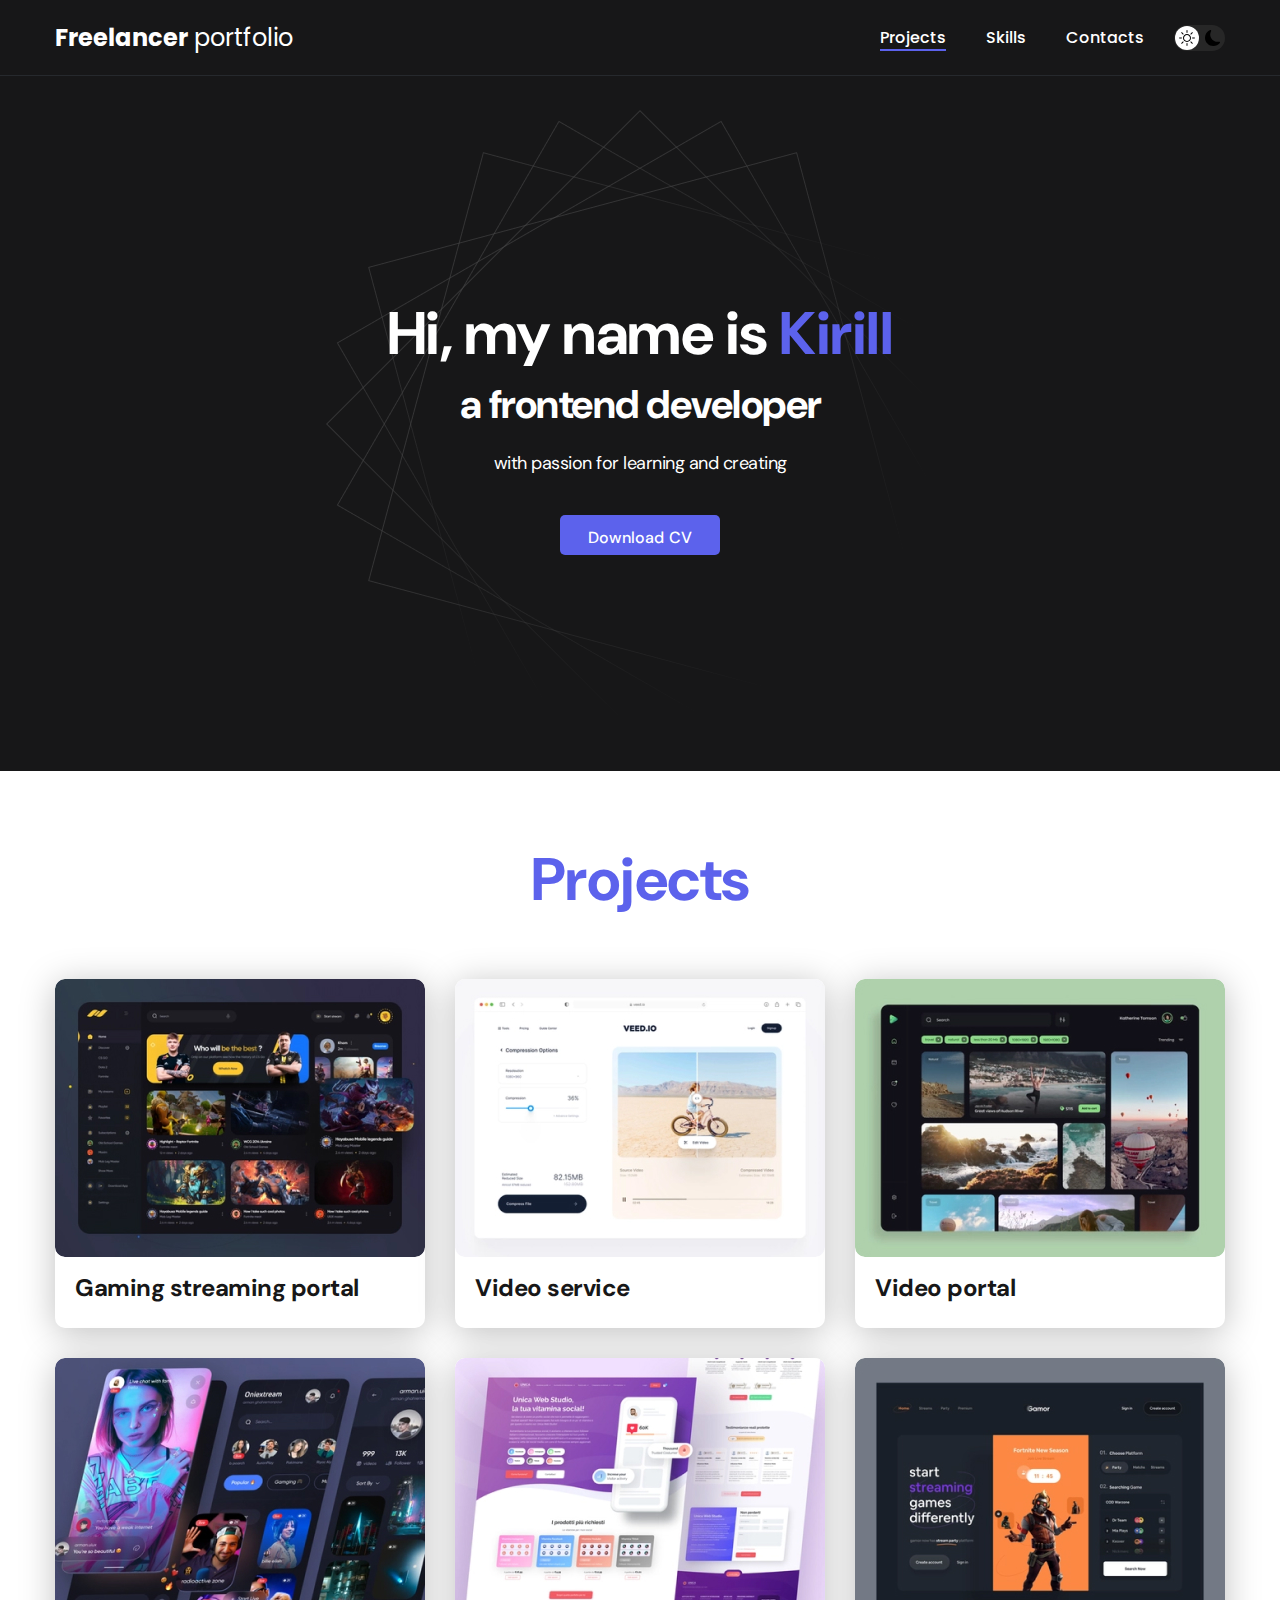
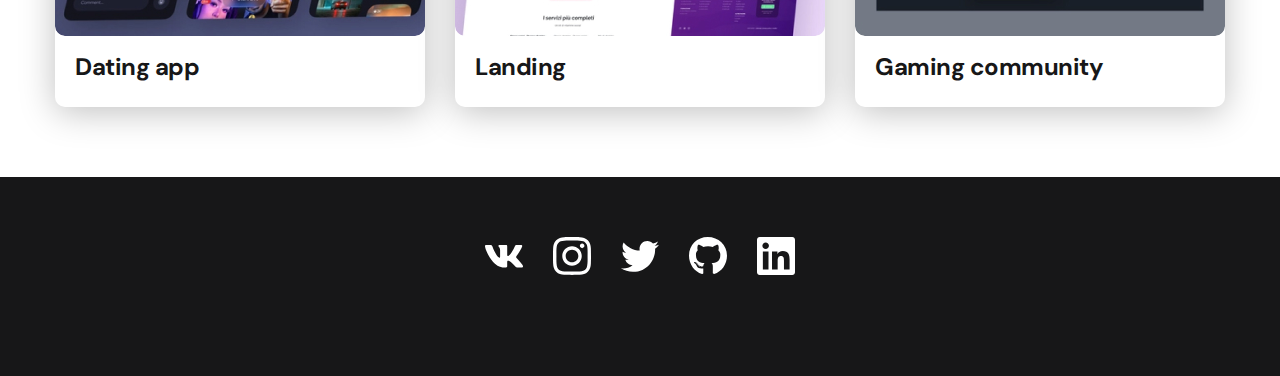
<file: index.html>
<!DOCTYPE html>
<html lang="en">
<head>
	<meta charset="UTF-8">
	<meta name="viewport" content="width=device-width, initial-scale=1.0">
	<title>Freelancer</title>
	<link rel="stylesheet" href="./css/main.css">
</head>
<body>

	<nav class="nav">
		<div class="container">
			<div class="nav-row">
				<a href="./index.html" class="logo">
					<strong>Freelancer</strong> portfolio
				</a>

				<button class="dark-mode-btn">
					<img src="./img/icons/sun.svg" alt="Light mode" class="dark-mode-btn__icon">
					<img src="./img/icons/moon.svg" alt="Dark mode" class="dark-mode-btn__icon">
				</button>

				<ul class="nav-list">
					<li class="nav-list__item">
						<a href="./index.html" class="nav-list__link nav-list__link--active">Projects</a>
					</li>
					<li class="nav-list__item">
						<a href="./skills.html" class="nav-list__link">Skills</a>
					</li>
					<li class="nav-list__item">
						<a href="./contacts.html" class="nav-list__link">Contacts</a>
					</li>
				</ul>
			</div>
		</div>
	</nav>
	
	<header class="header">
			<div class="header__wrapper">
				<h1 class="header__title">
				    <strong>Hi, my name is <em>Kirill</em></strong><br>
				    a frontend developer
			    </h1>
			    <div class="header__text">
			    	<p>with passion for learning and creating</p>
			    </div>
			    <a href="#!" class="btn">Download CV</a>
			</div>
	</header>

	<main class="section">
		<div class="container">
			<h2 class="title-1">Projects</h2>
			<ul class="projects">
				<li class="project">
					<a href="project-page1.html">
						<img src="./img/projects/01.jpg" alt="project image" class="project__img">
						<h3 class="project__title">Gaming streaming portal</h3>
					</a>
				</li>
				<li class="project">
					<a href="project-page.html">
						<img src="./img/projects/02.jpg" alt="project image" class="project__img">
						<h3 class="project__title">Video service</h3>
					</a>
				</li>
				<li class="project">
					<a href="project-page3.html">
						<img src="./img/projects/03.jpg" alt="project image" class="project__img">
						<h3 class="project__title">Video portal</h3>
					</a>
				</li>
				<li class="project">
					<a href="project-page4.html">
						<img src="./img/projects/04.jpg" alt="project image" class="project__img">
						<h3 class="project__title">Dating app</h3>
					</a>
				</li>
				<li class="project">
					<a href="project-page5.html">
						<img src="./img/projects/05.jpg" alt="project image" class="project__img">
						<h3 class="project__title">Landing</h3>
					</a>
				</li>
				<li class="project">
					<a href="project-page6.html">
						<img src="./img/projects/06.jpg" alt="project image" class="project__img">
						<h3 class="project__title">Gaming community</h3>
					</a>
				</li>
			</ul>
		</div>
	</main>
	
	<footer class="footer">
		<div class="container">
			<div class="footer__wrapper">
				<ul class="sotial">
					<li class="sotial__item">
						<a href="#!">
							<img src="./img/icons/vk.svg" alt="Link">
						</a>
					</li>
					<li class="sotial__item">
						<a href="#!">
							<img src="./img/icons/insta.svg" alt="Link">
						</a>
					</li>
					<li class="sotial__item">
						<a href="#!">
							<img src="./img/icons/twit.svg" alt="Link">
						</a>
					</li>
					<li class="sotial__item">
						<a href="#!">
							<img src="./img/icons/cati.svg" alt="Link">
						</a>
					</li>
					<li class="sotial__item">
						<a href="#!">
							<img src="./img/icons/link.svg" alt="Link">
						</a>
					</li>
				</ul>
				<div class="copyright">
					<p>© 2022 frontend-dev.com</p>
				</div>
			</div>
		</div>
	</footer>

	<script src="./js/main.js"></script>

</body>
</html>
</file>
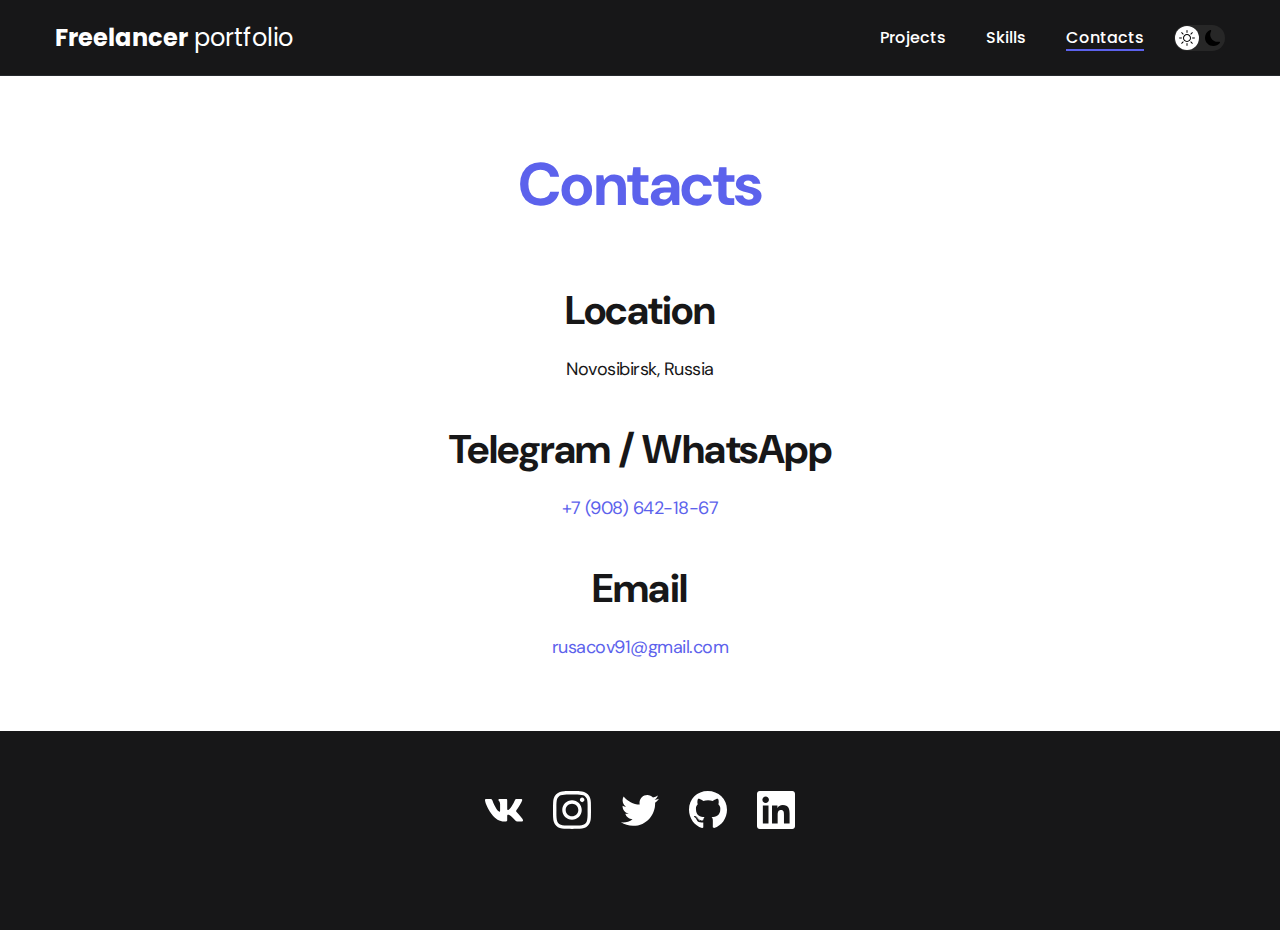
<file: contacts.html>
<!DOCTYPE html>
<html lang="en">
<head>
	<meta charset="UTF-8">
	<meta name="viewport" content="width=device-width, initial-scale=1.0">
	<title>Skills</title>
	<link rel="stylesheet" href="./css/main.css">
</head>
<body>

	<nav class="nav">
		<div class="container">
			<div class="nav-row">
				<a href="./index.html" class="logo">
					<strong>Freelancer</strong> portfolio
				</a>

				<button class="dark-mode-btn">
					<img src="./img/icons/sun.svg" alt="Light mode" class="dark-mode-btn__icon">
					<img src="./img/icons/moon.svg" alt="Dark mode" class="dark-mode-btn__icon">
				</button>
				
				<ul class="nav-list">
					<li class="nav-list__item">
						<a href="./index.html" class="nav-list__link">Projects</a>
					</li>
					<li class="nav-list__item">
						<a href="./skills.html" class="nav-list__link">Skills</a>
					</li>
					<li class="nav-list__item">
						<a href="./contacts.html" class="nav-list__link nav-list__link--active">Contacts</a>
					</li>
				</ul>
			</div>
		</div>
	</nav>
	<main class="section">
		<div class="container">
			<h1 class="title-1">Contacts</h1>
			<ul class="content-list">
				<li class="content-list_item">
					<h2 class="title-2">Location</h2>
					<p>Novosibirsk, Russia</p>
				</li>
				<li class="content-list_item">
					<h2 class="title-2">Telegram / WhatsApp</h2>
					<p>
						<a href="tel:+79051234567">+7 (908) 642-18-67</a>
					</p>
				</li>
				<li class="content-list_item">
					<h2 class="title-2">Email</h2>
					<p>
						<a href="mailto:webdev@protonmail.com">rusacov91@gmail.com</a>
					</p>
				</li>
			</ul>
		</div>
	</main>
	<footer class="footer">
		<div class="container">
			<div class="footer__wrapper">
				<ul class="sotial">
					<li class="sotial__item">
						<a href="#!">
							<img src="./img/icons/vk.svg" alt="Link">
						</a>
					</li>
					<li class="sotial__item">
						<a href="#!">
							<img src="./img/icons/insta.svg" alt="Link">
						</a>
					</li>
					<li class="sotial__item">
						<a href="#!">
							<img src="./img/icons/twit.svg" alt="Link">
						</a>
					</li>
					<li class="sotial__item">
						<a href="#!">
							<img src="./img/icons/cati.svg" alt="Link">
						</a>
					</li>
					<li class="sotial__item">
						<a href="#!">
							<img src="./img/icons/link.svg" alt="Link">
						</a>
					</li>
				</ul>
				<div class="copyright">
					<p>© 2022 frontend-dev.com</p>
				</div>
			</div>
		</div>
	</footer>

	<script src="./js/main.js"></script>
	
</body>
</html>
</file>
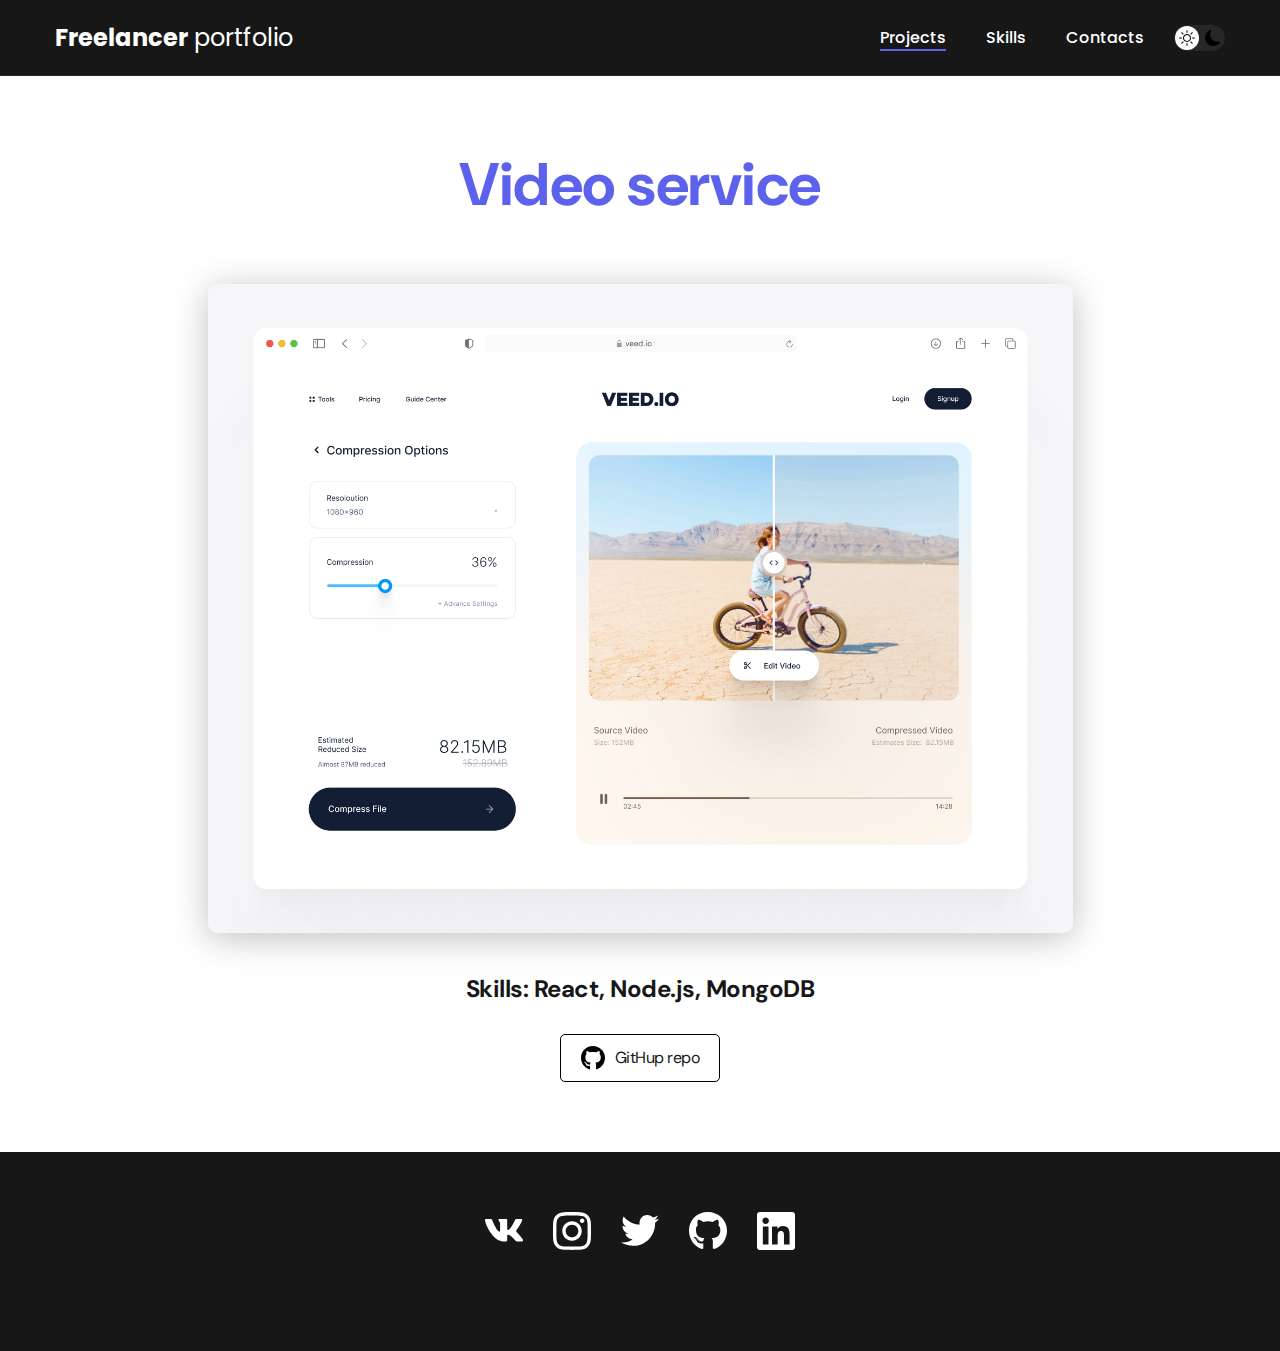
<file: project-page.html>
<!DOCTYPE html>
<html lang="en">
<head>
	<meta charset="UTF-8">
	<meta name="viewport" content="width=device-width, initial-scale=1.0">
	<title>Project-page</title>
	<link rel="stylesheet" href="./css/main.css">
</head>
<body>
	
	<nav class="nav">
		<div class="container">
			<div class="nav-row">
				<a href="./index.html" class="logo">
					<strong>Freelancer</strong> portfolio
				</a>

				<button class="dark-mode-btn">
					<img src="./img/icons/sun.svg" alt="Light mode" class="dark-mode-btn__icon">
					<img src="./img/icons/moon.svg" alt="Dark mode" class="dark-mode-btn__icon">
				</button>
				
				<ul class="nav-list">
					<li class="nav-list__item">
						<a href="./index.html" class="nav-list__link nav-list__link--active">Projects</a>
					</li>
					<li class="nav-list__item">
						<a href="./skills.html" class="nav-list__link">Skills</a>
					</li>
					<li class="nav-list__item">
						<a href="./contacts.html" class="nav-list__link">Contacts</a>
					</li>
				</ul>
			</div>
		</div>
	</nav>
	<main class="section">
		<div class="container">
				<div class="project-details">
				<h1 class="title-1">Video service</h1>
				<img src="./img/projects/02-big.jpg" alt="" class="project-details__cover">
				<div class="project-details__desc">
					<p>Skills: React, Node.js, MongoDB</p>
				</div>
				<a href="https://github.com/KirillRusacoff" class="bth-outline">
					<img src="./img/icons/git.svg" alt="Icon Git">
					GitHup repo
				</a>
			</div>
		</div>
	</main>
	<footer class="footer">
		<div class="container">
			<div class="footer__wrapper">
				<ul class="sotial">
					<li class="sotial__item">
						<a href="#!">
							<img src="./img/icons/vk.svg" alt="Link">
						</a>
					</li>
					<li class="sotial__item">
						<a href="#!">
							<img src="./img/icons/insta.svg" alt="Link">
						</a>
					</li>
					<li class="sotial__item">
						<a href="#!">
							<img src="./img/icons/twit.svg" alt="Link">
						</a>
					</li>
					<li class="sotial__item">
						<a href="#!">
							<img src="./img/icons/cati.svg" alt="Link">
						</a>
					</li>
					<li class="sotial__item">
						<a href="#!">
							<img src="./img/icons/link.svg" alt="Link">
						</a>
					</li>
				</ul>
				<div class="copyright">
					<p>© 2022 frontend-dev.com</p>
				</div>
			</div>
		</div>
	</footer>

	<script src="./js/main.js"></script>

</body>
</html>
</file>
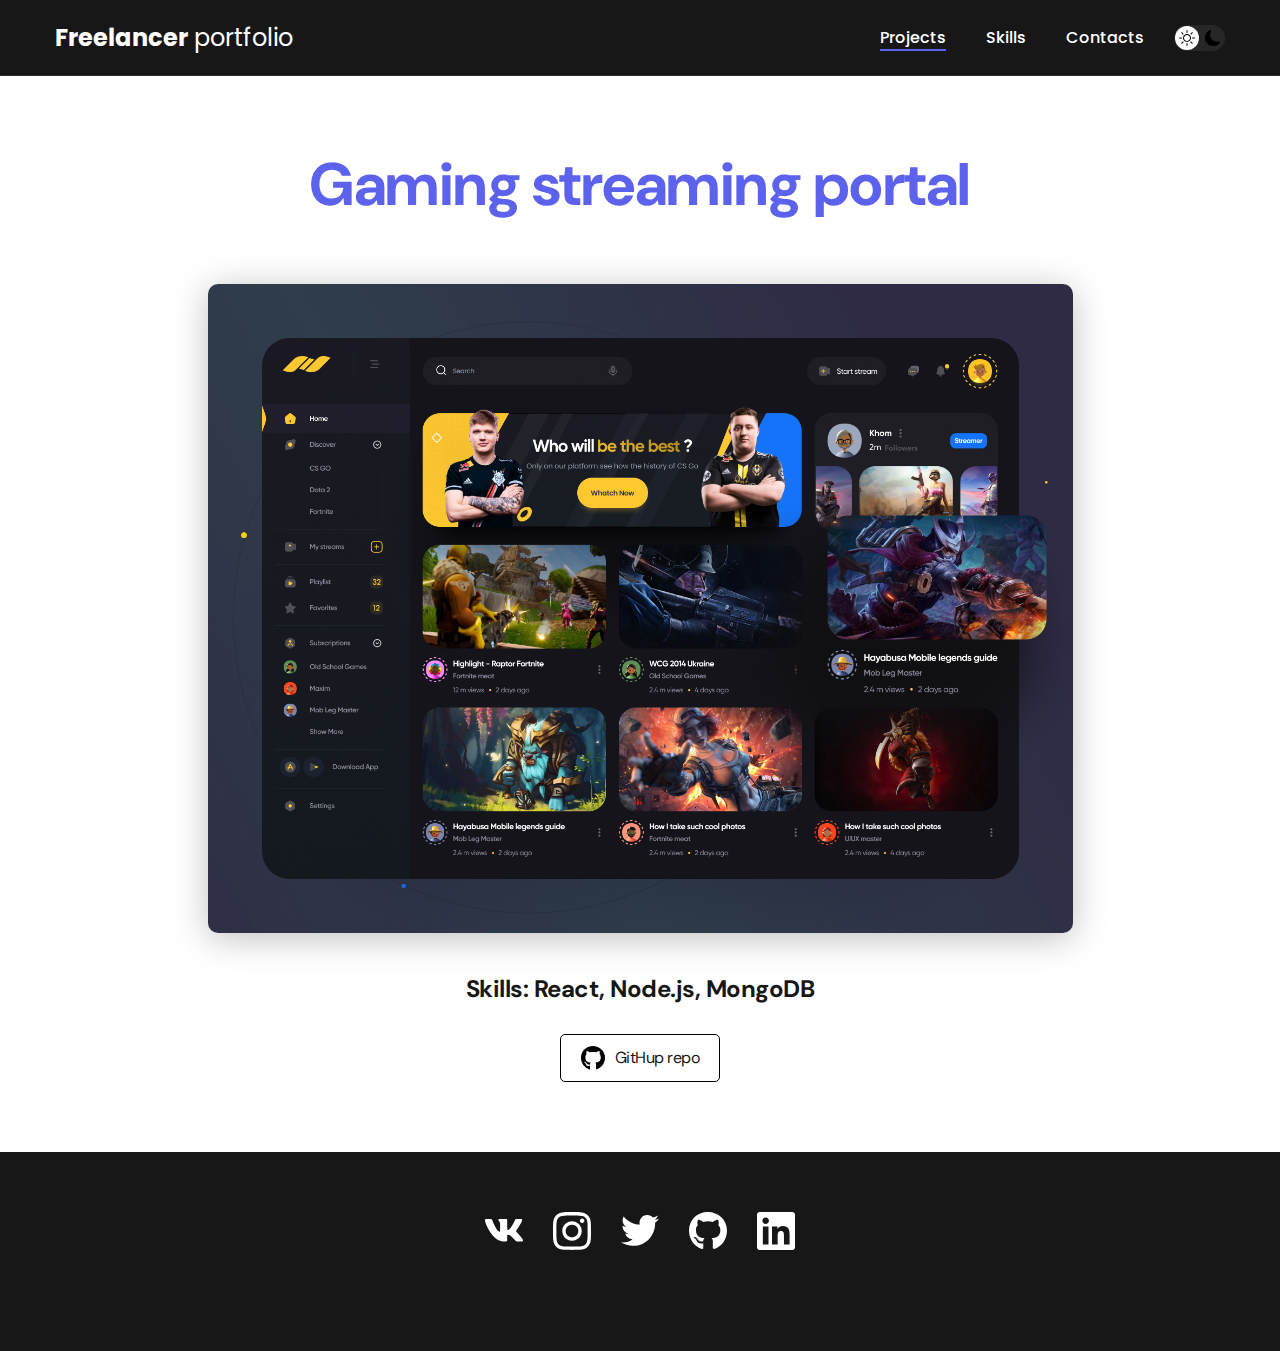
<file: project-page1.html>
<!DOCTYPE html>
<html lang="en">
<head>
	<meta charset="UTF-8">
	<meta name="viewport" content="width=device-width, initial-scale=1.0">
	<title>Project-page</title>
	<link rel="stylesheet" href="./css/main.css">
</head>
<body>
	
	<nav class="nav">
		<div class="container">
			<div class="nav-row">
				<a href="./index.html" class="logo">
					<strong>Freelancer</strong> portfolio
				</a>

				<button class="dark-mode-btn">
					<img src="./img/icons/sun.svg" alt="Light mode" class="dark-mode-btn__icon">
					<img src="./img/icons/moon.svg" alt="Dark mode" class="dark-mode-btn__icon">
				</button>
				
				<ul class="nav-list">
					<li class="nav-list__item">
						<a href="./index.html" class="nav-list__link nav-list__link--active">Projects</a>
					</li>
					<li class="nav-list__item">
						<a href="./skills.html" class="nav-list__link">Skills</a>
					</li>
					<li class="nav-list__item">
						<a href="./contacts.html" class="nav-list__link">Contacts</a>
					</li>
				</ul>
			</div>
		</div>
	</nav>
	<main class="section">
		<div class="container">
				<div class="project-details">
				<h1 class="title-1">Gaming streaming portal</h1>
				<img src="./img/projects/01-big.jpg" alt="" class="project-details__cover">
				<div class="project-details__desc">
					<p>Skills: React, Node.js, MongoDB</p>
				</div>
				<a href="https://github.com/KirillRusacoff" class="bth-outline">
					<img src="./img/icons/git.svg" alt="Icon Git">
					GitHup repo
				</a>
			</div>
		</div>
	</main>
	<footer class="footer">
		<div class="container">
			<div class="footer__wrapper">
				<ul class="sotial">
					<li class="sotial__item">
						<a href="#!">
							<img src="./img/icons/vk.svg" alt="Link">
						</a>
					</li>
					<li class="sotial__item">
						<a href="#!">
							<img src="./img/icons/insta.svg" alt="Link">
						</a>
					</li>
					<li class="sotial__item">
						<a href="#!">
							<img src="./img/icons/twit.svg" alt="Link">
						</a>
					</li>
					<li class="sotial__item">
						<a href="#!">
							<img src="./img/icons/cati.svg" alt="Link">
						</a>
					</li>
					<li class="sotial__item">
						<a href="#!">
							<img src="./img/icons/link.svg" alt="Link">
						</a>
					</li>
				</ul>
				<div class="copyright">
					<p>© 2022 frontend-dev.com</p>
				</div>
			</div>
		</div>
	</footer>

	<script src="./js/main.js"></script>

</body>
</html>
</file>
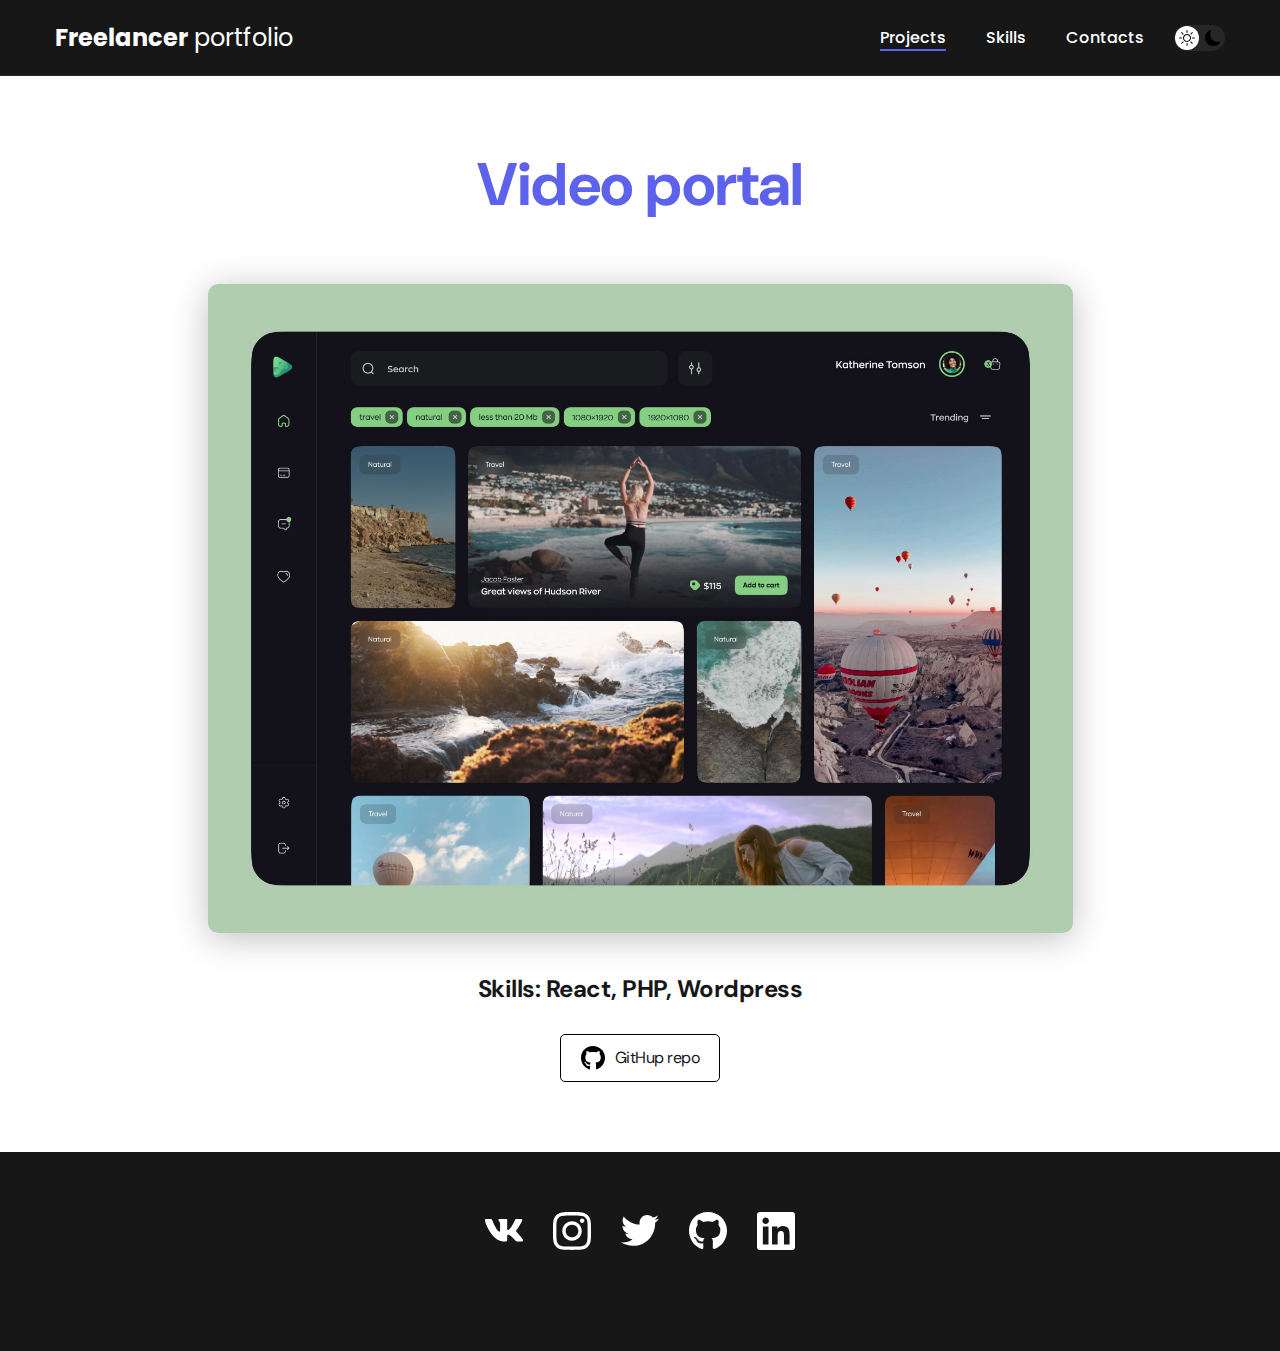
<file: project-page3.html>
<!DOCTYPE html>
<html lang="en">
<head>
	<meta charset="UTF-8">
	<meta name="viewport" content="width=device-width, initial-scale=1.0">
	<title>Project-page</title>
	<link rel="stylesheet" href="./css/main.css">
</head>
<body>
	
	<nav class="nav">
		<div class="container">
			<div class="nav-row">
				<a href="./index.html" class="logo">
					<strong>Freelancer</strong> portfolio
				</a>

				<button class="dark-mode-btn">
					<img src="./img/icons/sun.svg" alt="Light mode" class="dark-mode-btn__icon">
					<img src="./img/icons/moon.svg" alt="Dark mode" class="dark-mode-btn__icon">
				</button>
				
				<ul class="nav-list">
					<li class="nav-list__item">
						<a href="./index.html" class="nav-list__link nav-list__link--active">Projects</a>
					</li>
					<li class="nav-list__item">
						<a href="./skills.html" class="nav-list__link">Skills</a>
					</li>
					<li class="nav-list__item">
						<a href="./contacts.html" class="nav-list__link">Contacts</a>
					</li>
				</ul>
			</div>
		</div>
	</nav>
	<main class="section">
		<div class="container">
				<div class="project-details">
				<h1 class="title-1">Video portal</h1>
				<img src="./img/projects/03-big.jpg" alt="" class="project-details__cover">
				<div class="project-details__desc">
					<p>Skills: React, PHP, Wordpress</p>
				</div>
				<a href="https://github.com/KirillRusacoff" class="bth-outline">
					<img src="./img/icons/git.svg" alt="Icon Git">
					GitHup repo
				</a>
			</div>
		</div>
	</main>
	<footer class="footer">
		<div class="container">
			<div class="footer__wrapper">
				<ul class="sotial">
					<li class="sotial__item">
						<a href="#!">
							<img src="./img/icons/vk.svg" alt="Link">
						</a>
					</li>
					<li class="sotial__item">
						<a href="#!">
							<img src="./img/icons/insta.svg" alt="Link">
						</a>
					</li>
					<li class="sotial__item">
						<a href="#!">
							<img src="./img/icons/twit.svg" alt="Link">
						</a>
					</li>
					<li class="sotial__item">
						<a href="#!">
							<img src="./img/icons/cati.svg" alt="Link">
						</a>
					</li>
					<li class="sotial__item">
						<a href="#!">
							<img src="./img/icons/link.svg" alt="Link">
						</a>
					</li>
				</ul>
				<div class="copyright">
					<p>© 2022 frontend-dev.com</p>
				</div>
			</div>
		</div>
	</footer>

	<script src="./js/main.js"></script>

</body>
</html>
</file>
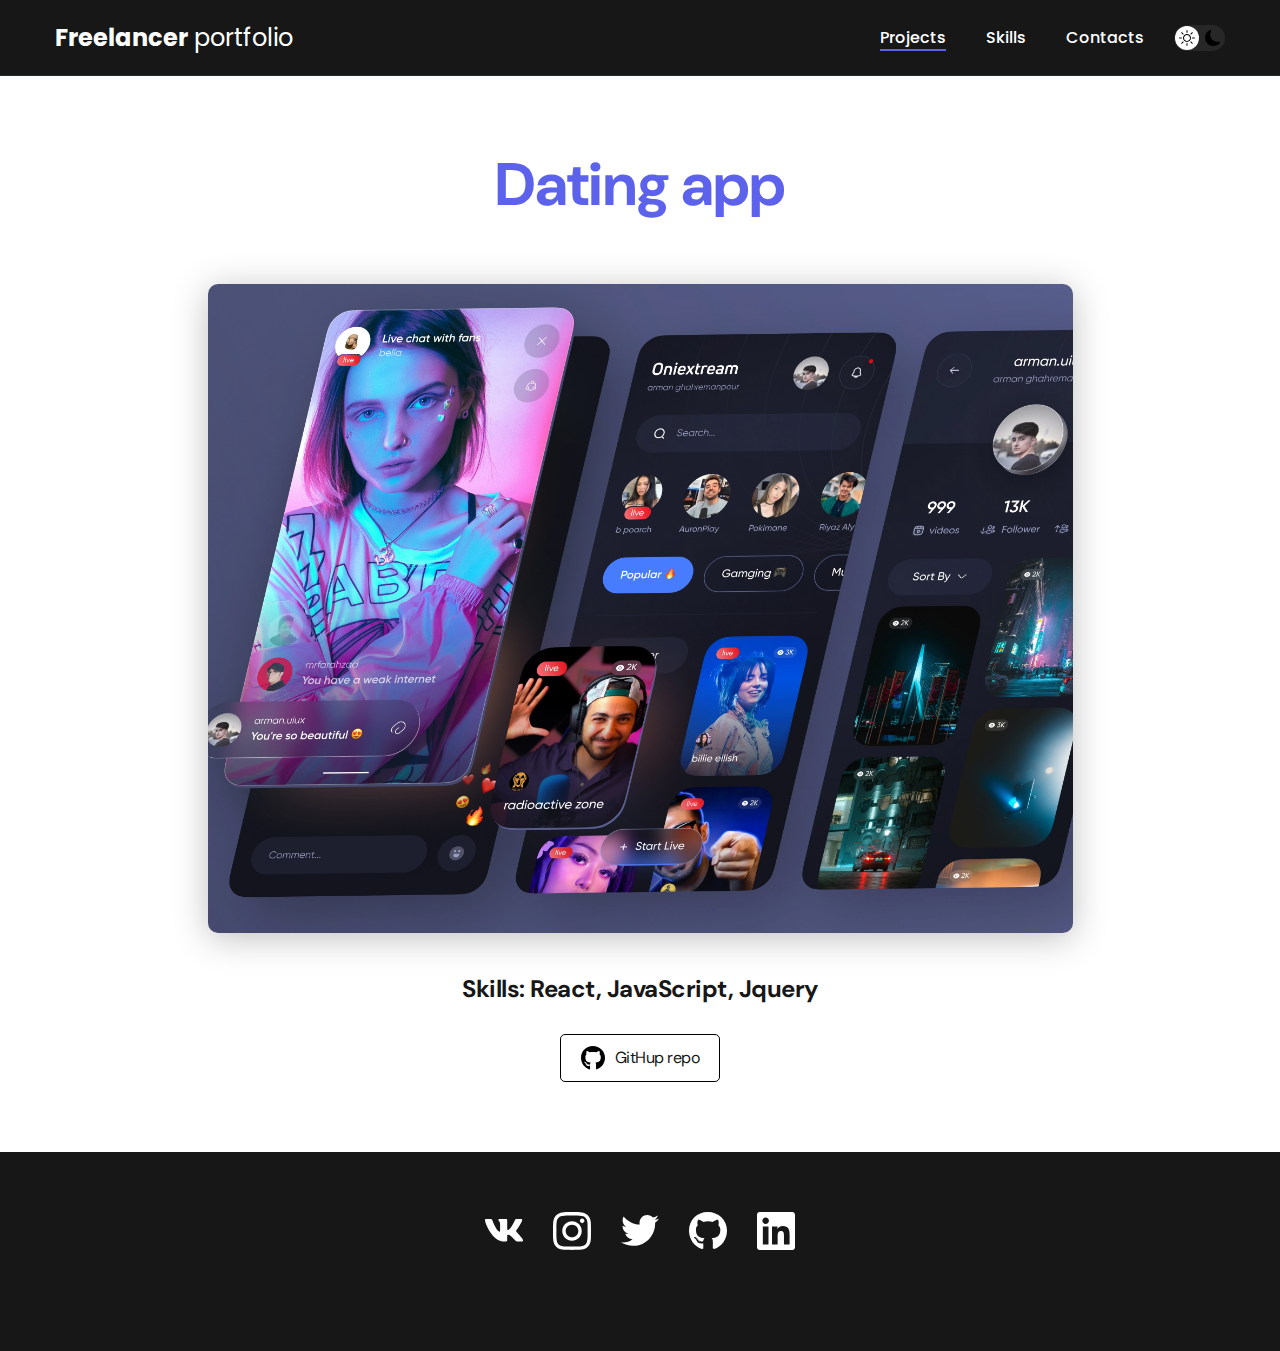
<file: project-page4.html>
<!DOCTYPE html>
<html lang="en">
<head>
	<meta charset="UTF-8">
	<meta name="viewport" content="width=device-width, initial-scale=1.0">
	<title>Project-page</title>
	<link rel="stylesheet" href="./css/main.css">
</head>
<body>
	
	<nav class="nav">
		<div class="container">
			<div class="nav-row">
				<a href="./index.html" class="logo">
					<strong>Freelancer</strong> portfolio
				</a>

				<button class="dark-mode-btn">
					<img src="./img/icons/sun.svg" alt="Light mode" class="dark-mode-btn__icon">
					<img src="./img/icons/moon.svg" alt="Dark mode" class="dark-mode-btn__icon">
				</button>
				
				<ul class="nav-list">
					<li class="nav-list__item">
						<a href="./index.html" class="nav-list__link nav-list__link--active">Projects</a>
					</li>
					<li class="nav-list__item">
						<a href="./skills.html" class="nav-list__link">Skills</a>
					</li>
					<li class="nav-list__item">
						<a href="./contacts.html" class="nav-list__link">Contacts</a>
					</li>
				</ul>
			</div>
		</div>
	</nav>
	<main class="section">
		<div class="container">
				<div class="project-details">
				<h1 class="title-1">Dating app</h1>
				<img src="./img/projects/04-big.jpg" alt="" class="project-details__cover">
				<div class="project-details__desc">
					<p>Skills: React, JavaScript, Jquery</p>
				</div>
				<a href="https://github.com/KirillRusacoff" class="bth-outline">
					<img src="./img/icons/git.svg" alt="Icon Git">
					GitHup repo
				</a>
			</div>
		</div>
	</main>
	<footer class="footer">
		<div class="container">
			<div class="footer__wrapper">
				<ul class="sotial">
					<li class="sotial__item">
						<a href="#!">
							<img src="./img/icons/vk.svg" alt="Link">
						</a>
					</li>
					<li class="sotial__item">
						<a href="#!">
							<img src="./img/icons/insta.svg" alt="Link">
						</a>
					</li>
					<li class="sotial__item">
						<a href="#!">
							<img src="./img/icons/twit.svg" alt="Link">
						</a>
					</li>
					<li class="sotial__item">
						<a href="#!">
							<img src="./img/icons/cati.svg" alt="Link">
						</a>
					</li>
					<li class="sotial__item">
						<a href="#!">
							<img src="./img/icons/link.svg" alt="Link">
						</a>
					</li>
				</ul>
				<div class="copyright">
					<p>© 2022 frontend-dev.com</p>
				</div>
			</div>
		</div>
	</footer>

	<script src="./js/main.js"></script>

</body>
</html>
</file>
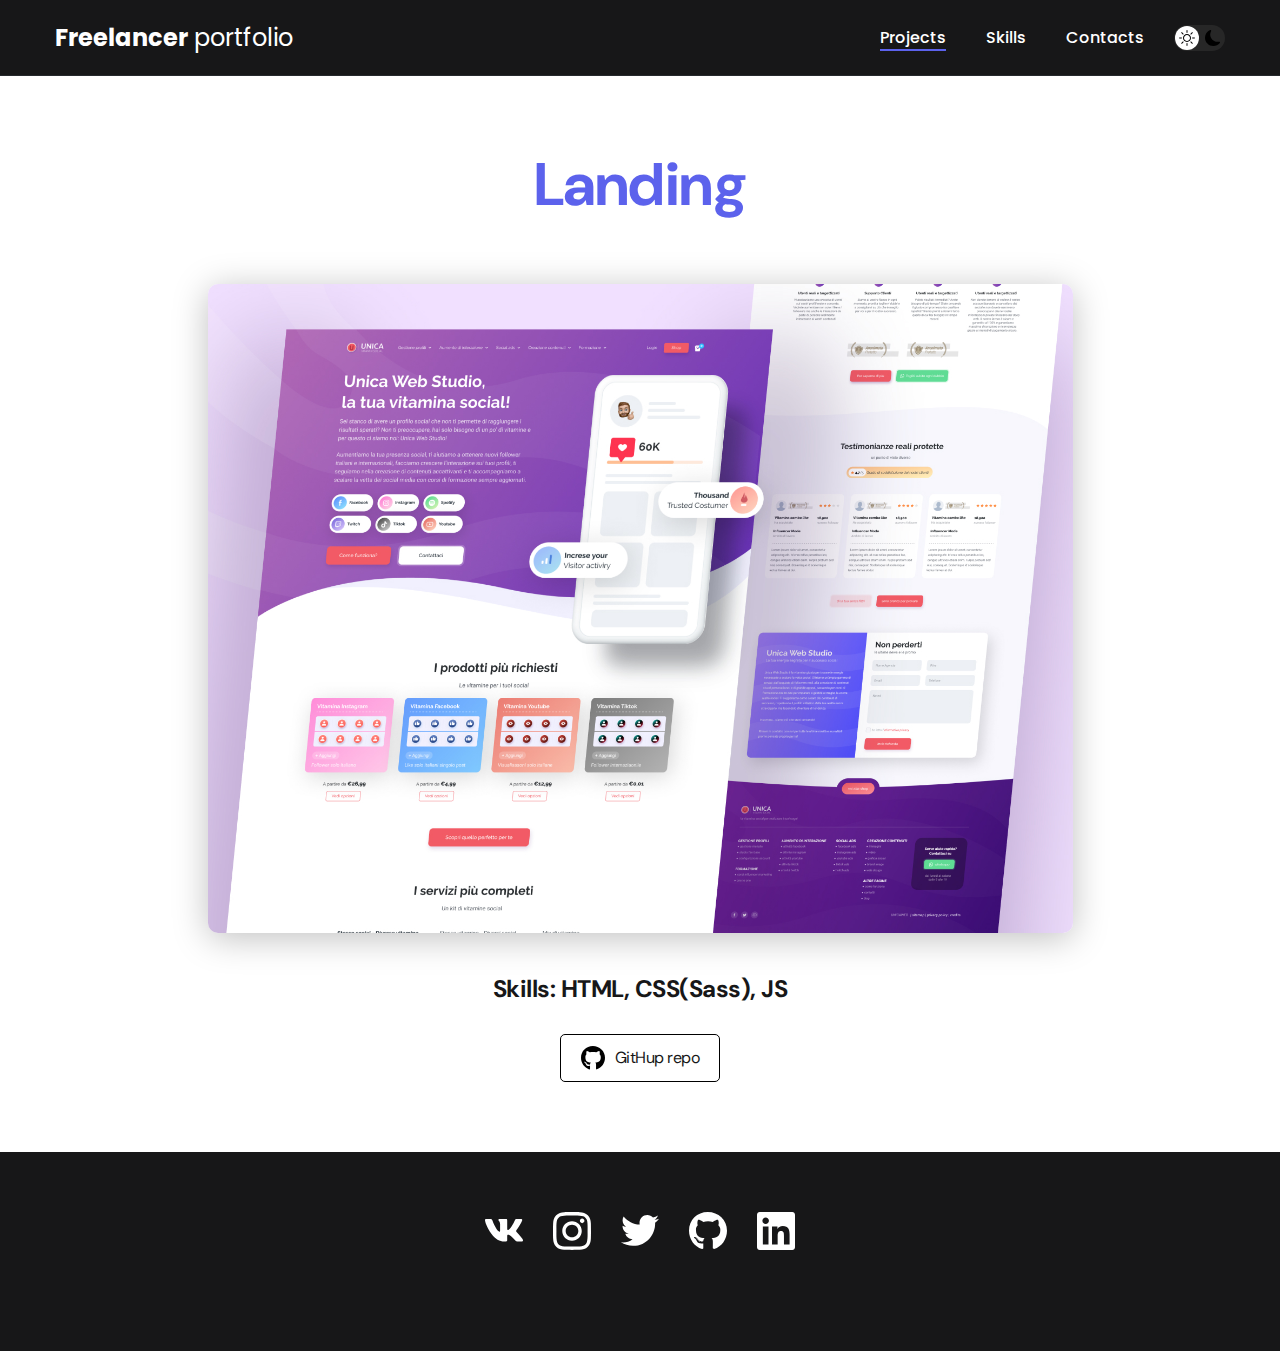
<file: project-page5.html>
<!DOCTYPE html>
<html lang="en">
<head>
	<meta charset="UTF-8">
	<meta name="viewport" content="width=device-width, initial-scale=1.0">
	<title>Project-page</title>
	<link rel="stylesheet" href="./css/main.css">
</head>
<body>
	
	<nav class="nav">
		<div class="container">
			<div class="nav-row">
				<a href="./index.html" class="logo">
					<strong>Freelancer</strong> portfolio
				</a>

				<button class="dark-mode-btn">
					<img src="./img/icons/sun.svg" alt="Light mode" class="dark-mode-btn__icon">
					<img src="./img/icons/moon.svg" alt="Dark mode" class="dark-mode-btn__icon">
				</button>
				
				<ul class="nav-list">
					<li class="nav-list__item">
						<a href="./index.html" class="nav-list__link nav-list__link--active">Projects</a>
					</li>
					<li class="nav-list__item">
						<a href="./skills.html" class="nav-list__link">Skills</a>
					</li>
					<li class="nav-list__item">
						<a href="./contacts.html" class="nav-list__link">Contacts</a>
					</li>
				</ul>
			</div>
		</div>
	</nav>
	<main class="section">
		<div class="container">
				<div class="project-details">
				<h1 class="title-1">Landing</h1>
				<img src="./img/projects/05-big.jpg" alt="" class="project-details__cover">
				<div class="project-details__desc">
					<p>Skills: HTML, CSS(Sass), JS</p>
				</div>
				<a href="https://github.com/KirillRusacoff" class="bth-outline">
					<img src="./img/icons/git.svg" alt="Icon Git">
					GitHup repo
				</a>
			</div>
		</div>
	</main>
	<footer class="footer">
		<div class="container">
			<div class="footer__wrapper">
				<ul class="sotial">
					<li class="sotial__item">
						<a href="#!">
							<img src="./img/icons/vk.svg" alt="Link">
						</a>
					</li>
					<li class="sotial__item">
						<a href="#!">
							<img src="./img/icons/insta.svg" alt="Link">
						</a>
					</li>
					<li class="sotial__item">
						<a href="#!">
							<img src="./img/icons/twit.svg" alt="Link">
						</a>
					</li>
					<li class="sotial__item">
						<a href="#!">
							<img src="./img/icons/cati.svg" alt="Link">
						</a>
					</li>
					<li class="sotial__item">
						<a href="#!">
							<img src="./img/icons/link.svg" alt="Link">
						</a>
					</li>
				</ul>
				<div class="copyright">
					<p>© 2022 frontend-dev.com</p>
				</div>
			</div>
		</div>
	</footer>

	<script src="./js/main.js"></script>

</body>
</html>
</file>
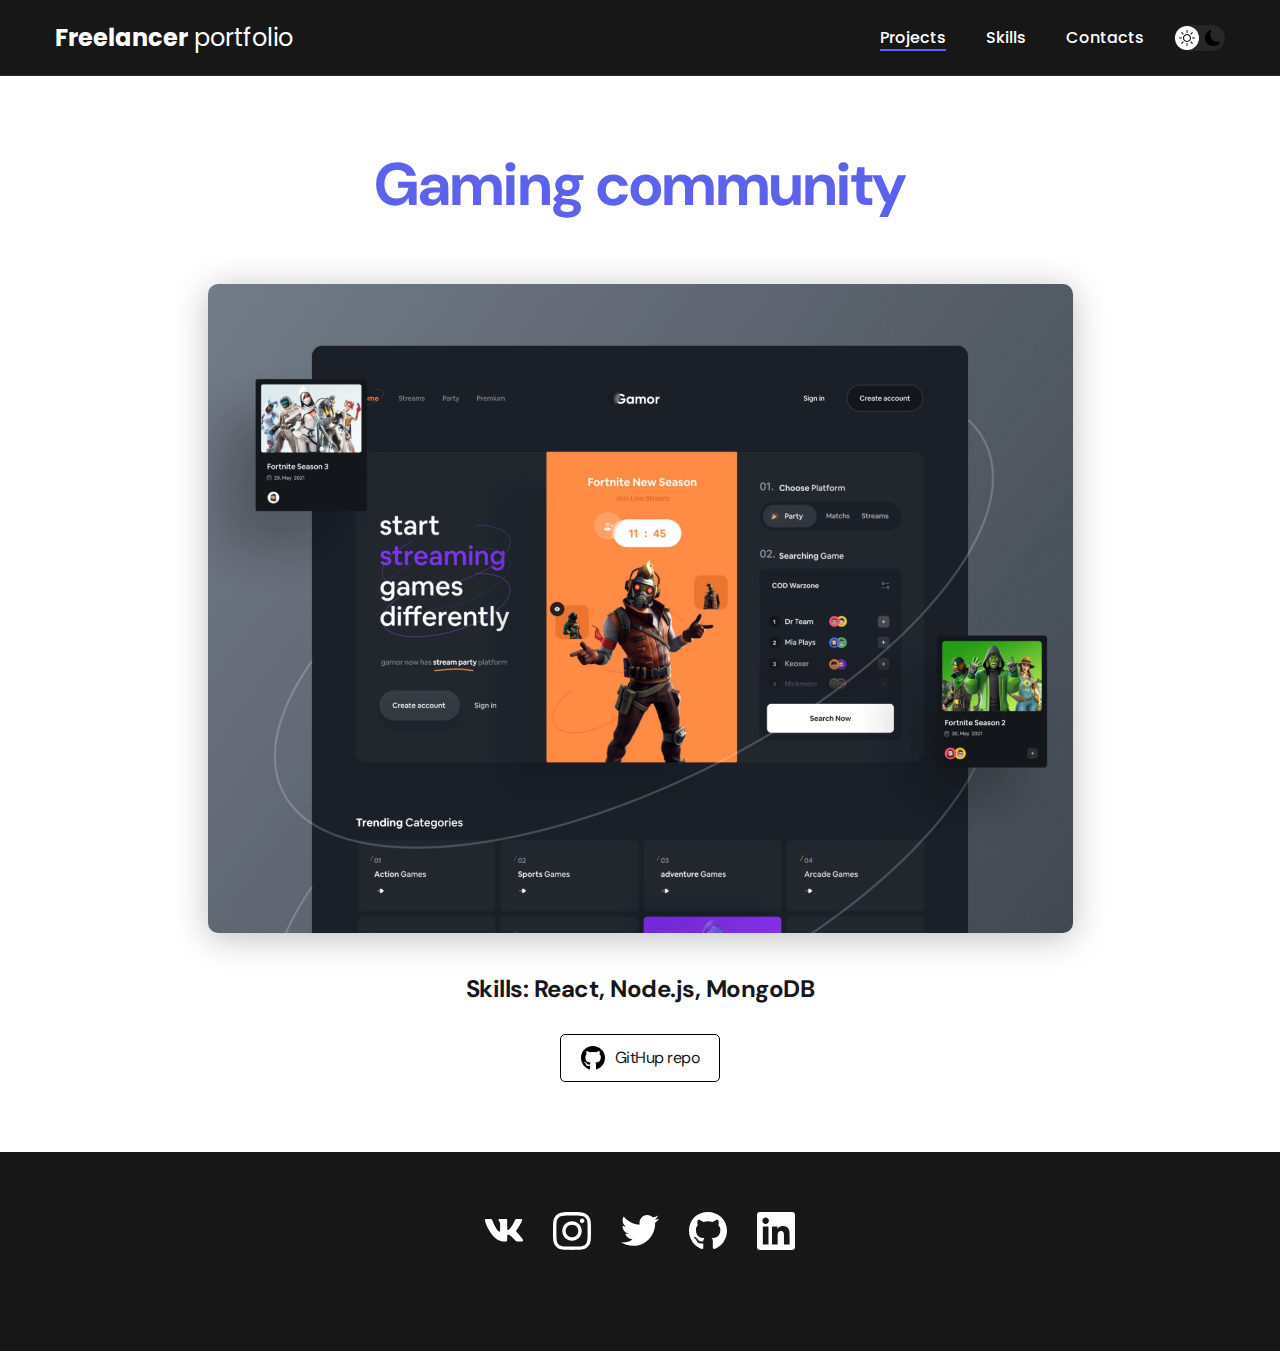
<file: project-page6.html>
<!DOCTYPE html>
<html lang="en">
<head>
	<meta charset="UTF-8">
	<meta name="viewport" content="width=device-width, initial-scale=1.0">
	<title>Project-page</title>
	<link rel="stylesheet" href="./css/main.css">
</head>
<body>
	
	<nav class="nav">
		<div class="container">
			<div class="nav-row">
				<a href="./index.html" class="logo">
					<strong>Freelancer</strong> portfolio
				</a>

				<button class="dark-mode-btn">
					<img src="./img/icons/sun.svg" alt="Light mode" class="dark-mode-btn__icon">
					<img src="./img/icons/moon.svg" alt="Dark mode" class="dark-mode-btn__icon">
				</button>
				
				<ul class="nav-list">
					<li class="nav-list__item">
						<a href="./index.html" class="nav-list__link nav-list__link--active">Projects</a>
					</li>
					<li class="nav-list__item">
						<a href="./skills.html" class="nav-list__link">Skills</a>
					</li>
					<li class="nav-list__item">
						<a href="./contacts.html" class="nav-list__link">Contacts</a>
					</li>
				</ul>
			</div>
		</div>
	</nav>
	<main class="section">
		<div class="container">
				<div class="project-details">
				<h1 class="title-1">Gaming community</h1>
				<img src="./img/projects/06-big.jpg" alt="" class="project-details__cover">
				<div class="project-details__desc">
					<p>Skills: React, Node.js, MongoDB</p>
				</div>
				<a href="https://github.com/KirillRusacoff" class="bth-outline">
					<img src="./img/icons/git.svg" alt="Icon Git">
					GitHup repo
				</a>
			</div>
		</div>
	</main>
	<footer class="footer">
		<div class="container">
			<div class="footer__wrapper">
				<ul class="sotial">
					<li class="sotial__item">
						<a href="#!">
							<img src="./img/icons/vk.svg" alt="Link">
						</a>
					</li>
					<li class="sotial__item">
						<a href="#!">
							<img src="./img/icons/insta.svg" alt="Link">
						</a>
					</li>
					<li class="sotial__item">
						<a href="#!">
							<img src="./img/icons/twit.svg" alt="Link">
						</a>
					</li>
					<li class="sotial__item">
						<a href="#!">
							<img src="./img/icons/cati.svg" alt="Link">
						</a>
					</li>
					<li class="sotial__item">
						<a href="#!">
							<img src="./img/icons/link.svg" alt="Link">
						</a>
					</li>
				</ul>
				<div class="copyright">
					<p>© 2022 frontend-dev.com</p>
				</div>
			</div>
		</div>
	</footer>

	<script src="./js/main.js"></script>

</body>
</html>
</file>
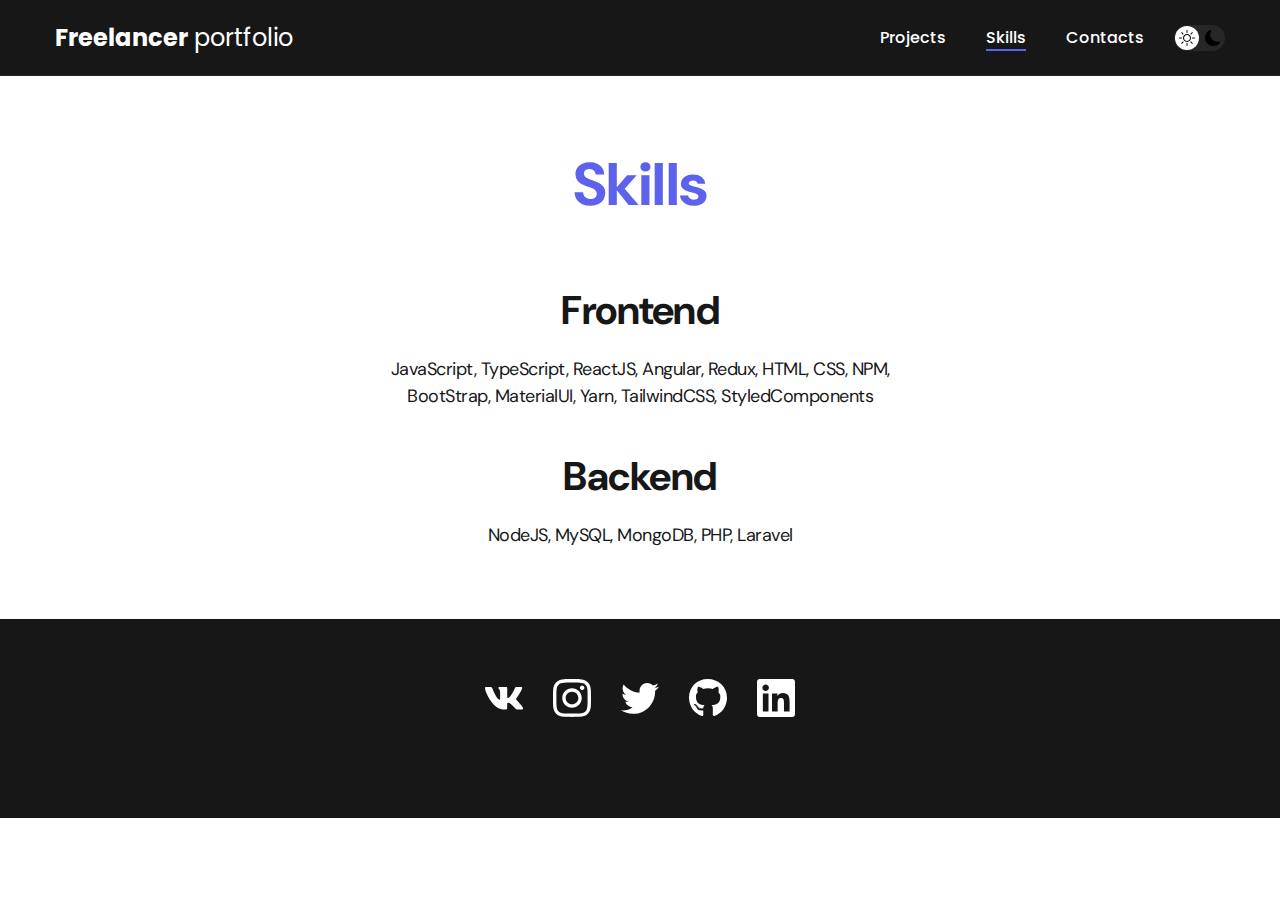
<file: skills.html>
<!DOCTYPE html>
<html lang="en">
<head>
	<meta charset="UTF-8">
	<meta name="viewport" content="width=device-width, initial-scale=1.0">
	<title>Skills</title>
	<link rel="stylesheet" href="./css/main.css">
</head>
<body>

	<nav class="nav">
		<div class="container">
			<div class="nav-row">
				<a href="./index.html" class="logo">
					<strong>Freelancer</strong> portfolio
				</a>

				<button class="dark-mode-btn">
					<img src="./img/icons/sun.svg" alt="Light mode" class="dark-mode-btn__icon">
					<img src="./img/icons/moon.svg" alt="Dark mode" class="dark-mode-btn__icon">
				</button>
				
				<ul class="nav-list">
					<li class="nav-list__item">
						<a href="./index.html" class="nav-list__link">Projects</a>
					</li>
					<li class="nav-list__item">
						<a href="./skills.html" class="nav-list__link nav-list__link--active">Skills</a>
					</li>
					<li class="nav-list__item">
						<a href="./contacts.html" class="nav-list__link">Contacts</a>
					</li>
				</ul>
			</div>
		</div>
	</nav>
	<main class="section">
		<div class="container">
			<h1 class="title-1">Skills</h1>
			<ul class="content-list">
				<li class="content-list_item">
					<h2 class="title-2">Frontend</h2>
					<p>JavaScript, TypeScript, ReactJS, Angular, Redux, HTML, CSS, NPM, BootStrap, MaterialUI, Yarn, TailwindCSS, StyledComponents</p>
				</li>
				<li class="content-list_item">
					<h2 class="title-2">Backend</h2>
					<p>NodeJS, MySQL, MongoDB, PHP, Laravel</p>
				</li>
			</ul>
		</div>
	</main>
	<footer class="footer">
		<div class="container">
			<div class="footer__wrapper">
				<ul class="sotial">
					<li class="sotial__item">
						<a href="#!">
							<img src="./img/icons/vk.svg" alt="Link">
						</a>
					</li>
					<li class="sotial__item">
						<a href="#!">
							<img src="./img/icons/insta.svg" alt="Link">
						</a>
					</li>
					<li class="sotial__item">
						<a href="#!">
							<img src="./img/icons/twit.svg" alt="Link">
						</a>
					</li>
					<li class="sotial__item">
						<a href="#!">
							<img src="./img/icons/cati.svg" alt="Link">
						</a>
					</li>
					<li class="sotial__item">
						<a href="#!">
							<img src="./img/icons/link.svg" alt="Link">
						</a>
					</li>
				</ul>
				<div class="copyright">
					<p>© 2022 frontend-dev.com</p>
				</div>
			</div>
		</div>
	</footer>

	<script src="./js/main.js"></script>
	
</body>
</html>
</file>
<file: css/main.css>
@import "./reset.css";
@import url('https://fonts.googleapis.com/css2?family=DM+Sans:wght@400;500;700&family=Poppins:wght@400;500;700&display=swap');

/*
font-family: 'DM Sans', sans-serif;
font-family: 'Poppins', sans-serif;
*/


/* добавление переменных на уровне всего документа */
:root {
	--black: #171718;
	--black-border: #26292D;
	--white: #ffffff;
	--purple: #5C62EC;

	--text-color: var(--black);

	--dark-bg: var(--black);
	--dark-border: var(--black-border);
	--header-text: var(--white);
	--accent: var(--purple);

	/* Light mode */
	--page-bg: var(--white);
	--text-color: var(--black);
	--title-1: var(--accent);
	--project-card-bg: var(--white);
	--project-card-text: var(--black);
	--box-shadow: 0px 5px 35px rgba(0, 0, 0, 0.25);
}

.dark {
	/* Dark mode */
	--page-bg: #252526;
	--text-color: var(--white);
	--title-1: var(--white);
	--project-card-bg: var(--black);
	--project-card-text: var(--white);
	--box-shadow: 0px 5px 35px rgba(0, 0, 0, 0.8);
}

html, body {
	font-family: 'DM Sans', sans-serif;
	letter-spacing: -0.5px; /* отступ между буквами */

	/* Color mode */
	background-color: var(--page-bg);
	color: var(--text-color);
}

.container {
	margin: 0 auto; /* выравнивание контейнера по центру */
	padding: 0 15px; /* отступы, более для мобильной версии */
	max-width: 1200px; /* 1170рх требуемая ширина - 30рх по padding слева и справа / max для моб.адаптации */
}

.nav {
	padding-top: 20px;
	padding-bottom: 20px;
	border-bottom: 1px solid var(--black-border);
	background-color: var(--dark-bg);
	color: var(--header-text);
	letter-spacing: normal;
}

.nav-row {
	display: flex;
	justify-content: flex-end;
	align-items: center;
	column-gap: 30px; /* отступ между колонками */
	row-gap: 20px; /* для моб.адаптации - перестроение в 2 строки */
	flex-wrap: wrap; /* правило переноса */
}

.logo {
	margin-right: auto;
	color: var(--header-text);
	font-size: 24px;
	font-family: 'Poppins', sans-serif;
}

.logo strong {
	font-weight: 700;
}

.nav-list {
	display: flex;
	align-items: center;
	column-gap: 40px;
	font-size: 16px;
	font-weight: 500;
	font-family: 'Poppins', sans-serif;
}

.nav-list__link {
	color: var(--header-text);

	transition: opacity 0.2s ease-in; /* свойство OPACITI с небольшой задержкой - плавно */
}

.nav-list__link:hover {
	opacity: 0.8;
}

.nav-list__link--active {
	position: relative; /* указывает родителя для псевдоэлемента, иначе родитель - вся страница */
}

.nav-list__link--active::before {
	content: ""; /* обязательное условие для псевдоэлемента */

	position: absolute; /* дочерний элемент от модификатора */
	left: 0;
	top: 100%; /* для размещения внизу ссылки, т.е. отступ 100% от сслыки - вся ссылка */

	display: block;
	height: 2px;
	width: 100%;
	background-color: var(--accent);
}

.header {
	min-height: 695px;
	padding: 40px 0;
	display: flex;
	justify-content: center;
	align-items: center;
	text-align: center;

	background-image: url("./../img/header-bg.png");
	background-repeat: no-repeat;
	block-size: auto;
	background-position: center center;

	background-color: var(--dark-bg);
	color: var(--header-text);
}

.header__wrapper {
	max-width: 660px; /* 630px + padding 30px */
	padding: 0 15px;

}

.header__title {
	margin-bottom: 20px;
	font-size: 40px;
	font-weight: 700;
	line-height: 1.4;
}

.header__title strong {
	font-size: 60px;
	font-weight: 700;

}

.header__title em {
	font-style: normal;
	color: var(--accent);
}

.header__text {
	margin-bottom: 40px;
	font-size: 18px;
	line-height: 1.3;
}

.header__text p + p {
	margin-top: 1em;  /* отступ у второго и т.д. тега Р (кроме первого) / 1ем = 1 * размер шрифта */
}

.btn {
	display: inline-block;	/* ссылка(по умолчанию) inline-элемент, поэтому для работы с ее размерами нужен компонент block */
	height: 40px;
	padding: 12px 28px;
	border-radius: 5px;
	background-color: var(--accent);
	color: var(--white);
	letter-spacing: 0.15px;
	font-size: 16px;
	font-weight: 500;

	transition: opacity 0.2s ease-in; /* свойство OPACITI с небольшой задержкой - плавно */
}

.btn:hover {
	opacity: 0.8; /* при наведении на кнопку, становится более прозрачной */
}

.btn:active {
	position: relative;
	top: 1px; /* настройка свойства при прожатии кнопки */
}

.section {
	padding: 70px 0;
}

.title-1 {
	margin-bottom: 60px;
	font-size: 60px;
	font-weight: 700;
	line-height: 1.3;
	color: var(--title-1);
	text-align: center;
}

.projects {
	display: flex;
	flex-wrap: wrap;
	column-gap: 30px; /* отступы между колонками */
	row-gap: 30px; /* отступы между рядами */
	justify-content: center; /* для моб.адаптации также актуально */
}

.project {
	max-width: 370px;
	background-color: var(--project-card-bg);
	box-shadow: var(--box-shadow); /* тени блока */
	border-radius: 10px; /* радиус скругления */	
}

.project__img {
	border-radius: 10px;
}

.project__title {
	padding: 15px 20px 25px;
	font-weight: 700;
	font-size: 24px;
	line-height: 1.3;
	color: var(--text-color);
}

.footer {
	padding: 60px 0 50px;
	background-color: var(--dark-bg);
	color: var(--project-card-text);
}

.footer__wrapper {
	display: flex;
	flex-direction: column;
	align-items: center; /* выстраивание по попереччной оси - Х */
	row-gap: 27px;
}

.sotial {
	display: flex;
	column-gap: 30px; /* отступ между иконками */
	align-items: center;
}

.copyright {
	font-weight: 400;
	font-size: 16px;
	line-height: 1.5;
}

.copyright p + p {
	margin-top: 1em; /* отступ у второго и т.д. тега Р (кроме первого) / 1ем = 1 * размер шрифта */
}

/* project-page */

.project-details {
	margin: 0 auto;
	max-width: 865px;
	display: flex;
	flex-direction: column;
	align-items: center;
	text-align: center;

}

.project-details__cover {
	max-width: 100%; /* размер картинки равен размеру обложки */
	margin-bottom: 40px;
	box-shadow: 0px 5px 35px rgba(0, 0, 0, 0.25);
	border-radius: 10px;
}

.project-details__desc {
	margin-bottom: 30px;
	font-weight: 700;
	font-size: 24px;
	line-height: 1.3;
}

.bth-outline {
	display: flex;
	column-gap: 10px;
	align-items: center;

	height: 48px;
	padding: 12px 20px;

	border: 1px solid #000000;
	border-radius: 5px;
	color: var(--text-color);

	transition: opacity 0.2s ease-in; /* плавность при наведении */
}

.bth-outline:hover {
	opacity: 0.8;
}

.bth-outline:active {
	position: relative;
	top: 1px; /* действие при "клик" */
}

/* skills */

.content-list {
	margin: 0 auto; /* размещение по центру */
	max-width: 570px;

	display: flex;
	flex-direction: column;
	align-items: center;
	row-gap: 40px; /* отступ между блоками */

	text-align: center;
}

.content-list a {
	color: var(--accent);
}

.content-list_item {
	font-weight: 400;
	font-size: 18px;
	line-height: 1.5;
}

.content-list_item p + p {
	margin-top: 1em; /* отступ у второго и т.д. тега Р (кроме первого) / 1ем = 1 * размер шрифта */
}

.title-2 {
	margin-bottom: 20px;

	font-weight: 700;
	font-size: 40px;
	line-height: 1.3;
}

/* кнопка темы Dark / Light */

.dark-mode-btn {
	order: 9; /* положение кнопки-переключателя правее, чем у меню */

	position: relative;
	display: flex;
	justify-content: space-between;

	padding: 5px;

	width: 51px;
	height: 26px;
	border-radius: 50px;
	background-color: #272727;

}

.dark-mode-btn::before {
	content: "";

	position: absolute;
	top: 1px;
	left: 1px;
	
	display: block;
	width: 24px;
	height: 24px;

	border-radius: 50%;
	background-color: var(--white);

	transition: left 0.2s ease-in; /* настройка для "перемещение кружка переключателя" */
}

.dark-mode-btn--active::before { /* перемещение кружка переключателя */
	left: 26px;
}

.dark-mode-btn__icon {
	position: relative;
	z-index: 9;
}

/* мобильная адаптация - desktop first (от экрана компьютера и до самого минимального экрана, поэтапно) */

@media (max-width: 620px) {
	.header {
		min-height: unset; /* отменяем свойство, к-рое было на большом экране */
	}

	.header__title {
		font-size: 30px;
	}

	.header__title strong {
		font-size: 40px;
	}

	.nav-row {
		justify-content: space-between;
	}

	.dark-mode-btn {
		order: 0;
	}

	.section {
		padding: 40px 0;
	}

	.title-1 {
		margin-bottom: 30px;
		font-size: 40px;
	}

	.title-2 {
		margin-bottom: 10px;
		font-size: 30px;
	}

	.project__title {
		font-size: 22px;
	}

	.footer {
		padding: 40px 0 30px;
	} 

	.footer__wrapper {
		row-gap: 20px;
	}

	.sotial {
		column-gap: 20px;
	}

	.social__item {
		width: 28px;
	}

	.content-list {
		row-gap: 20px;
	}

	.content-list_item {
		font-size: 16px;
	}

	.project-details__desc {
		margin-bottom: 20px;
		font-size: 22px;
	}
}
</file>
